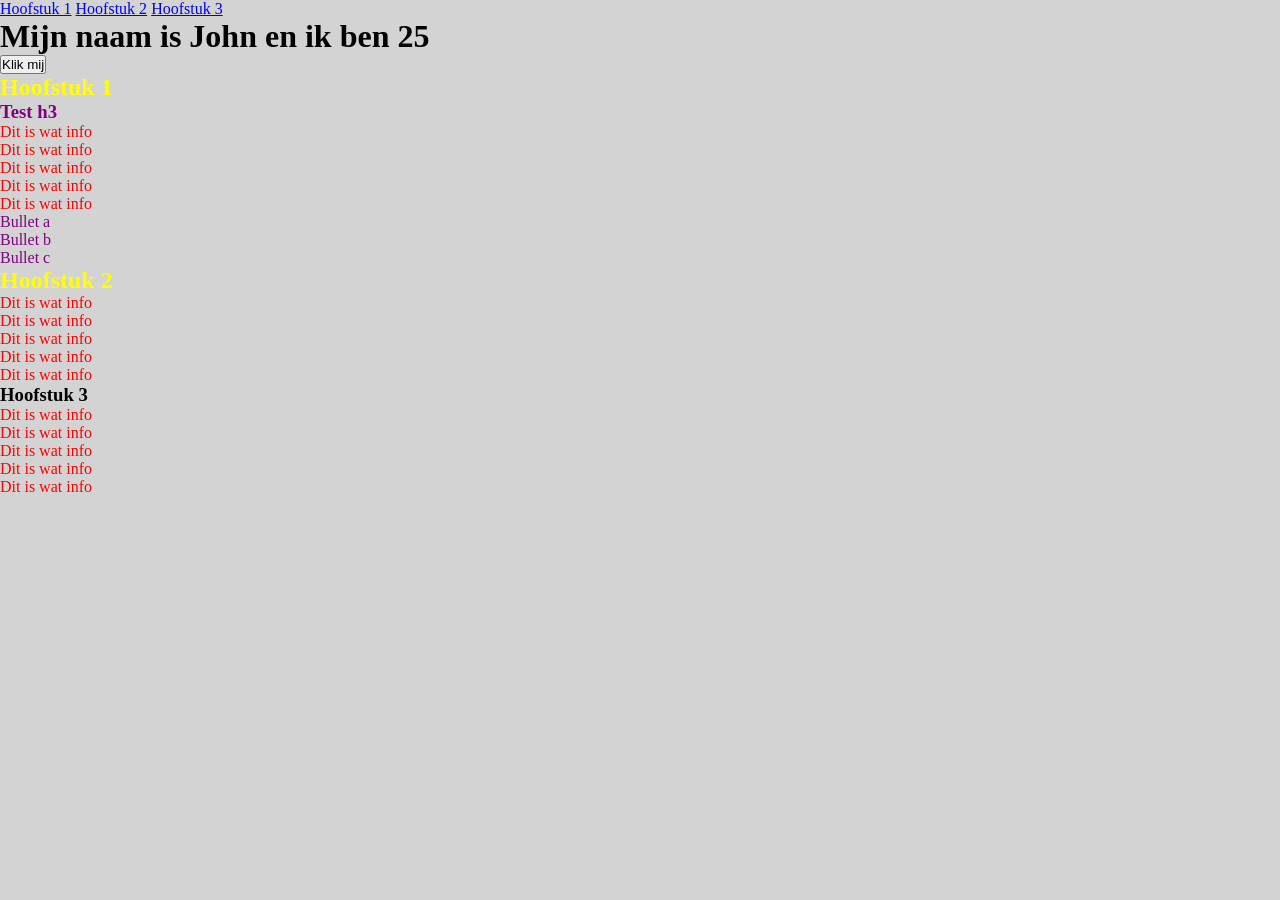
<file: index.html>
<html lang="en">

    <head>
        <link rel="stylesheet" href="style.css">

        <style>
            h2 {
                color: yellow;
            }
        </style>
    </head>

    <body id="body">

        <nav>
            <a href="#hoofstuk-1">Hoofstuk 1</a>
            <a href="#hoofstuk-2">Hoofstuk 2</a>
            <a href="#hoofstuk-3">Hoofstuk 3</a>
        </nav>

        <h1 id="title">Hoofstuk 1</h1>
        <!-- <h1 id="name"></h1> -->

        <div>
            <button onclick="sayHello()">Klik mij</button>
        </div>
        <h2>Hoofstuk 1</h2>
        <h3 class="test">Test h3</h3>

        
        <p>Dit is wat info</p>
        <p>Dit is wat info</p>
        <p>Dit is wat info</p>
        <p>Dit is wat info</p>
        <p>Dit is wat info</p>
        <ul class="test">
            <li>Bullet a</li>
            <li>Bullet b</li>
            <li>Bullet c</li>
        </ul>

        <div>
            <h2>Hoofstuk 2</h2>
            <p>Dit is wat info</p>
            <p>Dit is wat info</p>
            <p>Dit is wat info</p>
            <p>Dit is wat info</p>
            <p>Dit is wat info</p>
        </div>

        <div>
            <h3>Hoofstuk 3</h3>
            <p>Dit is wat info</p>
            <p>Dit is wat info</p>
            <p>Dit is wat info</p>
            <p>Dit is wat info</p>
            <p>Dit is wat info</p>
        </div>
    </body>

    <script src="script.js"></script>

</html>
</file>
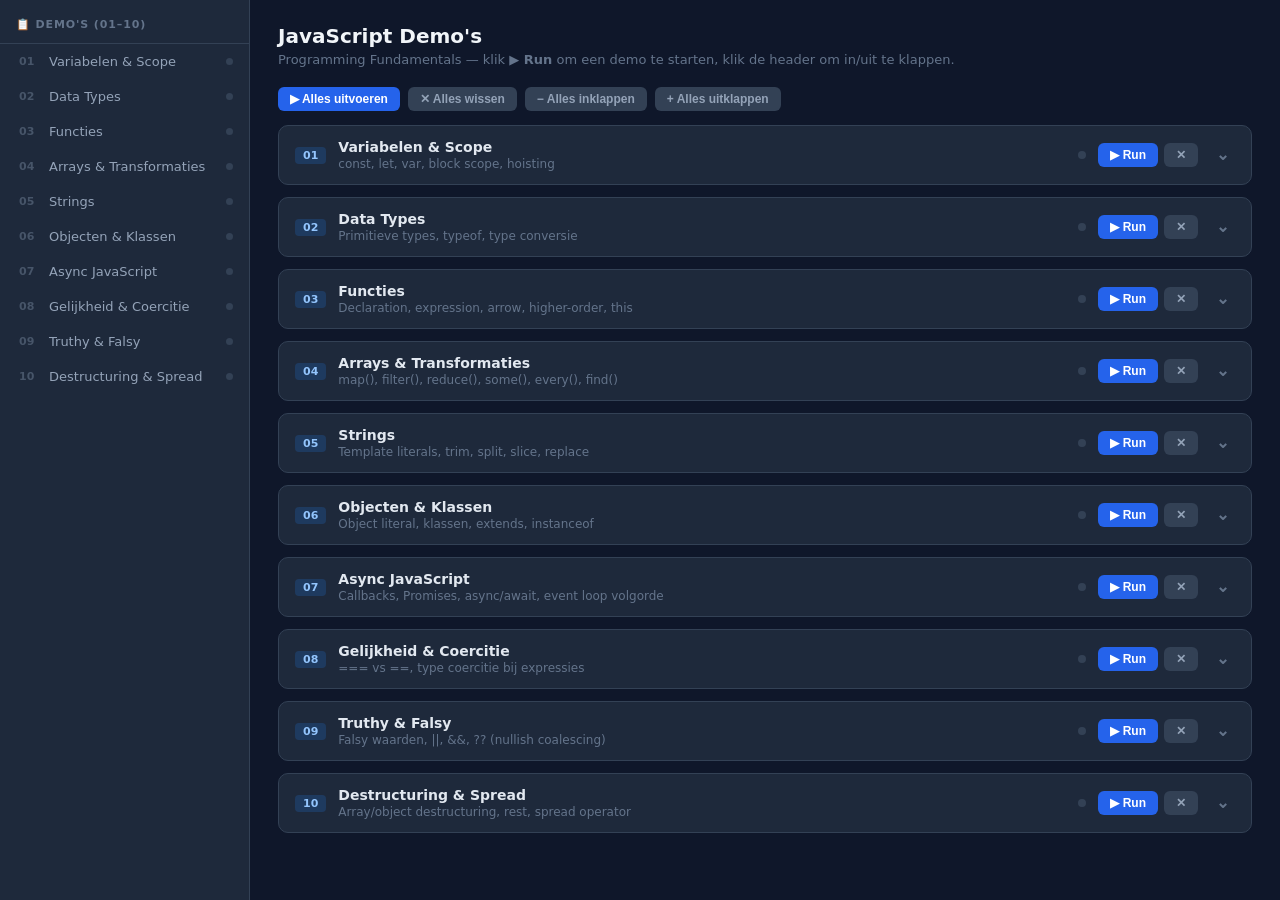
<file: demos/index.html>
<!DOCTYPE html>
<html lang="nl">
<head>
    <meta charset="UTF-8">
    <meta name="viewport" content="width=device-width, initial-scale=1.0">
    <title>JavaScript Demo's — Programming Fundamentals</title>
    <style>
        * { box-sizing: border-box; margin: 0; padding: 0; }

        body {
            font-family: system-ui, -apple-system, sans-serif;
            background: #0f172a;
            color: #e2e8f0;
            display: flex;
            height: 100vh;
            overflow: hidden;
        }

        /* ── Sidebar ── */
        aside {
            width: 250px;
            min-width: 250px;
            background: #1e293b;
            display: flex;
            flex-direction: column;
            border-right: 1px solid #334155;
            overflow-y: auto;
        }
        .sidebar-titel {
            padding: 18px 16px 12px;
            font-size: 11px;
            font-weight: 700;
            letter-spacing: 0.08em;
            text-transform: uppercase;
            color: #64748b;
            border-bottom: 1px solid #334155;
        }
        nav a {
            display: flex;
            align-items: center;
            gap: 10px;
            padding: 10px 16px;
            color: #94a3b8;
            text-decoration: none;
            font-size: 13px;
            border-left: 3px solid transparent;
            transition: all 0.12s;
        }
        nav a:hover { color: #e2e8f0; background: #273449; }
        nav a.actief { color: #60a5fa; background: #1a2d4a; border-left-color: #3b82f6; }
        .nav-nr {
            font-size: 11px;
            font-weight: 700;
            color: #475569;
            min-width: 20px;
        }
        .nav-dot {
            width: 7px; height: 7px;
            border-radius: 50%;
            background: #334155;
            margin-left: auto;
            flex-shrink: 0;
        }
        .nav-dot.gelopen { background: #22c55e; }

        /* ── Main ── */
        main {
            flex: 1;
            overflow-y: auto;
            padding: 24px 28px;
        }
        .pagina-header { margin-bottom: 20px; }
        .pagina-header h1 { font-size: 20px; font-weight: 700; color: #f1f5f9; }
        .pagina-header p  { font-size: 13px; color: #64748b; margin-top: 4px; }

        /* ── Demo sectie ── */
        .demo-sectie {
            background: #1e293b;
            border: 1px solid #334155;
            border-radius: 10px;
            margin-bottom: 12px;
            overflow: hidden;
            transition: border-color 0.15s;
        }
        .demo-sectie.actief-sectie { border-color: #3b82f6; }

        .sectie-header {
            display: flex;
            align-items: center;
            padding: 13px 16px;
            gap: 12px;
            cursor: pointer;
            user-select: none;
        }
        .sectie-header:hover { background: #253347; }

        .sectie-badge {
            font-size: 11px;
            font-weight: 700;
            color: #93c5fd;
            background: #1e3a5f;
            padding: 2px 8px;
            border-radius: 4px;
            min-width: 28px;
            text-align: center;
        }
        .sectie-info { flex: 1; min-width: 0; }
        .sectie-titel { font-size: 14px; font-weight: 600; color: #e2e8f0; }
        .sectie-sub   { font-size: 12px; color: #64748b; margin-top: 2px; }

        .sectie-acties {
            display: flex;
            align-items: center;
            gap: 6px;
        }

        .btn {
            padding: 5px 12px;
            border: none;
            border-radius: 6px;
            cursor: pointer;
            font-size: 12px;
            font-weight: 600;
            transition: all 0.12s;
            white-space: nowrap;
        }
        .btn-run  { background: #2563eb; color: #fff; }
        .btn-run:hover  { background: #1d4ed8; }
        .btn-run:active { transform: scale(0.97); }
        .btn-wis  { background: #334155; color: #94a3b8; }
        .btn-wis:hover  { background: #3f4f63; }
        .btn-pijl { background: transparent; color: #64748b; font-size: 16px; padding: 4px 6px; line-height: 1; }
        .btn-pijl:hover { color: #94a3b8; }

        .status-dot {
            width: 8px; height: 8px;
            border-radius: 50%;
            background: #334155;
            flex-shrink: 0;
        }
        .status-dot.gelopen  { background: #22c55e; }
        .status-dot.bezig    { background: #f59e0b; animation: puls 1s infinite; }

        @keyframes puls {
            0%, 100% { opacity: 1; }
            50%       { opacity: 0.3; }
        }

        /* ── Uitvoer venster ── */
        .sectie-inhoud { border-top: 1px solid #334155; }
        .sectie-inhoud.ingeklapt { display: none; }

        .uitvoer-venster {
            background: #0a0f1a;
            padding: 14px 16px;
            font-family: 'Cascadia Code', 'Fira Code', 'Consolas', monospace;
            font-size: 12.5px;
            line-height: 1.65;
            min-height: 56px;
            max-height: 380px;
            overflow-y: auto;
        }

        .log-rij { white-space: pre-wrap; word-break: break-all; }
        .log-rij.normaal { color: #a3e635; }
        .log-rij.fout    { color: #f87171; }
        .log-rij.warn    { color: #fbbf24; }
        .log-rij.systeem { color: #475569; font-style: italic; }
        .log-rij.klaar   { color: #22d3ee; font-style: italic; }

        /* ── Alles aan/uit knop ── */
        .toolbar {
            display: flex;
            gap: 8px;
            margin-bottom: 14px;
            align-items: center;
        }
        .toolbar .btn { font-size: 12px; }
    </style>
</head>
<body>

<!-- ══════════════════════ SIDEBAR ══════════════════════ -->
<aside>
    <div class="sidebar-titel">📋 Demo's (01–10)</div>
    <nav id="sidebar-nav"></nav>
</aside>

<!-- ══════════════════════ MAIN ══════════════════════ -->
<main>
    <div class="pagina-header">
        <h1>JavaScript Demo's</h1>
        <p>Programming Fundamentals — klik <strong>▶ Run</strong> om een demo te starten, klik de header om in/uit te klappen.</p>
    </div>

    <div class="toolbar">
        <button class="btn btn-run" onclick="allesUitvoeren()">▶ Alles uitvoeren</button>
        <button class="btn btn-wis" onclick="allesWissen()">✕ Alles wissen</button>
        <button class="btn btn-wis" onclick="toggleAlles(false)">− Alles inklappen</button>
        <button class="btn btn-wis" onclick="toggleAlles(true)">+ Alles uitklappen</button>
    </div>

    <div id="demo-container"></div>
</main>

<!-- ══════════════════════ SCRIPTS (referenties) ══════════════════════ -->
<script src="01-variabelen-scope.js"></script>
<script src="02-datatypes.js"></script>
<script src="03-functies.js"></script>
<script src="04-arrays.js"></script>
<script src="05-strings.js"></script>
<script src="06-objecten-klassen.js"></script>
<script src="07-async-javascript.js"></script>
<script src="08-gelijkheid-coercitie.js"></script>
<script src="09-truthy-falsy.js"></script>
<script src="10-destructuring-spread.js"></script>

<script>
// ══════════════════════════════════════════════════════
//  Demo metadata
// ══════════════════════════════════════════════════════
const demos = [
    { id: '01', titel: 'Variabelen & Scope',      sub: 'const, let, var, block scope, hoisting',              fn: 'demo01' },
    { id: '02', titel: 'Data Types',              sub: 'Primitieve types, typeof, type conversie',             fn: 'demo02' },
    { id: '03', titel: 'Functies',                sub: 'Declaration, expression, arrow, higher-order, this',   fn: 'demo03' },
    { id: '04', titel: 'Arrays & Transformaties', sub: 'map(), filter(), reduce(), some(), every(), find()',   fn: 'demo04' },
    { id: '05', titel: 'Strings',                 sub: 'Template literals, trim, split, slice, replace',       fn: 'demo05' },
    { id: '06', titel: 'Objecten & Klassen',      sub: 'Object literal, klassen, extends, instanceof',        fn: 'demo06' },
    { id: '07', titel: 'Async JavaScript',        sub: 'Callbacks, Promises, async/await, event loop volgorde', fn: 'demo07' },
    { id: '08', titel: 'Gelijkheid & Coercitie',  sub: '=== vs ==, type coercitie bij expressies',            fn: 'demo08' },
    { id: '09', titel: 'Truthy & Falsy',           sub: 'Falsy waarden, ||, &&, ?? (nullish coalescing)',      fn: 'demo09' },
    { id: '10', titel: 'Destructuring & Spread',  sub: 'Array/object destructuring, rest, spread operator',   fn: 'demo10' },
];

// ══════════════════════════════════════════════════════
//  Console interceptor
// ══════════════════════════════════════════════════════
let huidigeDemoId = null;

const _origLog   = console.log.bind(console);
const _origError = console.error.bind(console);
const _origWarn  = console.warn.bind(console);

function formateerArgs(args) {
    return args.map(a => {
        if (a === null)      return 'null';
        if (a === undefined) return 'undefined';
        if (typeof a === 'object') {
            try { return JSON.stringify(a); } catch { return String(a); }
        }
        return String(a);
    }).join(' ');
}

function voegLogToe(demoId, tekst, type) {
    const venster = document.getElementById('uitvoer-' + demoId);
    if (!venster) return;
    const rij = document.createElement('div');
    rij.className = 'log-rij ' + type;
    rij.textContent = tekst;
    venster.appendChild(rij);
    venster.scrollTop = venster.scrollHeight;
}

console.log = function(...args) {
    _origLog(...args);
    if (huidigeDemoId) voegLogToe(huidigeDemoId, formateerArgs(args), 'normaal');
};
console.error = function(...args) {
    _origError(...args);
    if (huidigeDemoId) voegLogToe(huidigeDemoId, '❌ ' + formateerArgs(args), 'fout');
};
console.warn = function(...args) {
    _origWarn(...args);
    if (huidigeDemoId) voegLogToe(huidigeDemoId, '⚠️ ' + formateerArgs(args), 'warn');
};

// ══════════════════════════════════════════════════════
//  UI functies
// ══════════════════════════════════════════════════════
function voerDemoUit(id) {
    const fn = window[demos.find(d => d.id === id).fn];
    if (!fn) {
        voegLogToe(id, '❌ Demo functie niet gevonden.', 'fout');
        return;
    }

    huidigeDemoId = id;

    // Sectie open zetten als hij ingeklapt is
    const inhoud = document.getElementById('inhoud-' + id);
    if (inhoud) inhoud.classList.remove('ingeklapt');

    // Status: bezig
    const dot    = document.getElementById('dot-'    + id);
    const navDot = document.getElementById('navdot-' + id);
    const sectie = document.getElementById('sectie-' + id);
    if (dot)    dot.className    = 'status-dot bezig';
    if (sectie) sectie.classList.add('actief-sectie');

    voegLogToe(id, '▶ Demo ' + id + ' gestart...', 'systeem');

    try {
        fn();
        voegLogToe(id, '✓ Synchrone code klaar  (async callbacks kunnen nog volgen)', 'klaar');
    } catch (e) {
        voegLogToe(id, '❌ Fout: ' + e.message, 'fout');
        _origError('Demo ' + id + ' fout:', e);
    }

    // Na 2.5 sec: status groen (async klaar)
    setTimeout(() => {
        if (dot)    dot.className    = 'status-dot gelopen';
        if (navDot) navDot.className = 'nav-dot gelopen';
        if (sectie) sectie.classList.remove('actief-sectie');
        markeerNavActief(id);
    }, 2500);
}

function wisUitvoer(id) {
    const venster = document.getElementById('uitvoer-' + id);
    if (venster) venster.innerHTML = '<div class="log-rij systeem">Klik ▶ Run om de demo te starten...</div>';
    const dot = document.getElementById('dot-' + id);
    if (dot) dot.className = 'status-dot';
    const navDot = document.getElementById('navdot-' + id);
    if (navDot) navDot.className = 'nav-dot';
}

function toggleSectie(id) {
    const inhoud = document.getElementById('inhoud-' + id);
    const pijl   = document.getElementById('pijl-'   + id);
    if (!inhoud) return;
    const ingeklapt = inhoud.classList.toggle('ingeklapt');
    if (pijl) pijl.textContent = ingeklapt ? '›' : '⌄';
}

function toggleAlles(uitklappen) {
    demos.forEach(d => {
        const inhoud = document.getElementById('inhoud-' + d.id);
        const pijl   = document.getElementById('pijl-'   + d.id);
        if (!inhoud) return;
        if (uitklappen) {
            inhoud.classList.remove('ingeklapt');
            if (pijl) pijl.textContent = '⌄';
        } else {
            inhoud.classList.add('ingeklapt');
            if (pijl) pijl.textContent = '›';
        }
    });
}

function allesUitvoeren() {
    demos.forEach((d, i) => {
        setTimeout(() => voerDemoUit(d.id), i * 120);
    });
}

function allesWissen() {
    demos.forEach(d => wisUitvoer(d.id));
}

function markeerNavActief(id) {
    document.querySelectorAll('#sidebar-nav a').forEach(a => a.classList.remove('actief'));
    const link = document.getElementById('navlink-' + id);
    if (link) link.classList.add('actief');
}

// ══════════════════════════════════════════════════════
//  DOM opbouwen
// ══════════════════════════════════════════════════════
const nav       = document.getElementById('sidebar-nav');
const container = document.getElementById('demo-container');

demos.forEach(demo => {
    // Sidebar link
    const a = document.createElement('a');
    a.id   = 'navlink-' + demo.id;
    a.href = '#sectie-' + demo.id;
    a.innerHTML = `
        <span class="nav-nr">${demo.id}</span>
        <span>${demo.titel}</span>
        <span class="nav-dot" id="navdot-${demo.id}"></span>
    `;
    a.addEventListener('click', e => {
        e.preventDefault();
        document.getElementById('sectie-' + demo.id)?.scrollIntoView({ behavior: 'smooth', block: 'start' });
        markeerNavActief(demo.id);
        // open de sectie als hij ingeklapt is
        const inhoud = document.getElementById('inhoud-' + demo.id);
        if (inhoud?.classList.contains('ingeklapt')) toggleSectie(demo.id);
    });
    nav.appendChild(a);

    // Demo sectie
    const sectie = document.createElement('section');
    sectie.className = 'demo-sectie';
    sectie.id = 'sectie-' + demo.id;
    sectie.innerHTML = `
        <div class="sectie-header" onclick="toggleSectie('${demo.id}')">
            <span class="sectie-badge">${demo.id}</span>
            <div class="sectie-info">
                <div class="sectie-titel">${demo.titel}</div>
                <div class="sectie-sub">${demo.sub}</div>
            </div>
            <span class="status-dot" id="dot-${demo.id}"></span>
            <div class="sectie-acties" onclick="event.stopPropagation()">
                <button class="btn btn-run"  onclick="voerDemoUit('${demo.id}')">▶ Run</button>
                <button class="btn btn-wis"  onclick="wisUitvoer('${demo.id}')">✕</button>
            </div>
            <button class="btn btn-pijl" id="pijl-${demo.id}" onclick="event.stopPropagation(); toggleSectie('${demo.id}')">⌄</button>
        </div>
        <div class="sectie-inhoud ingeklapt" id="inhoud-${demo.id}">
            <div class="uitvoer-venster" id="uitvoer-${demo.id}">
                <div class="log-rij systeem">Klik ▶ Run om de demo te starten...</div>
            </div>
        </div>
    `;
    container.appendChild(sectie);
});
</script>
</body>
</html>
</file>
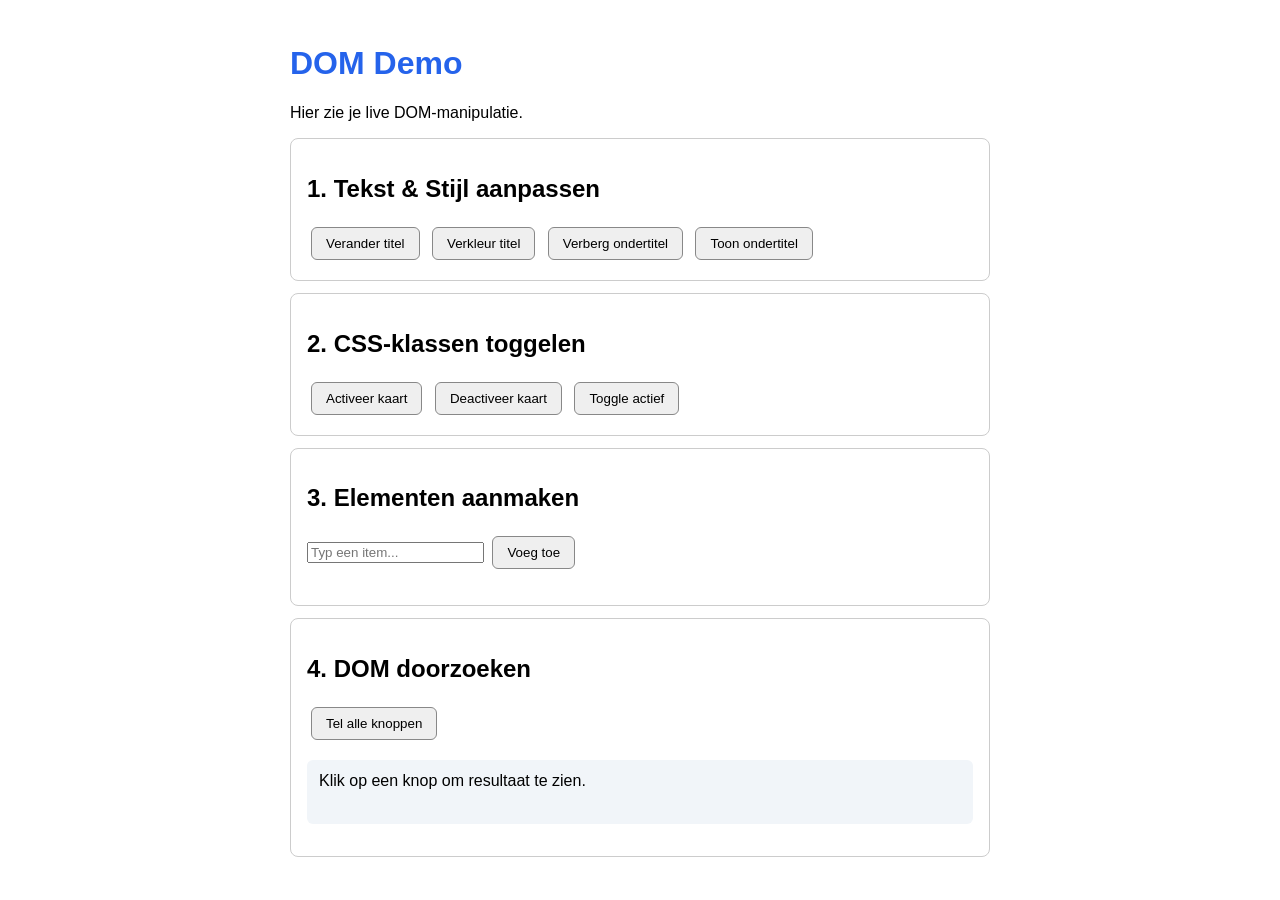
<file: demos/11-dom/demo-dom.html>
<!DOCTYPE html>
<html lang="nl">
<head>
    <meta charset="UTF-8">
    <meta name="viewport" content="width=device-width, initial-scale=1.0">
    <title>Demo 11 — DOM Manipulatie</title>
    <style>
        body { font-family: sans-serif; padding: 24px; max-width: 700px; margin: 0 auto; }
        h1 { color: #2563eb; }
        .kaart { border: 1px solid #ccc; border-radius: 8px; padding: 16px; margin: 12px 0; }
        .actief { background-color: #dbeafe; border-color: #2563eb; }
        .verborgen { display: none; }
        #uitvoer { background: #f1f5f9; padding: 12px; border-radius: 6px; min-height: 40px; }
        button { margin: 4px; padding: 8px 14px; cursor: pointer; border-radius: 6px; border: 1px solid #888; }
        ul#dynamischeLijst { list-style: disc; padding-left: 24px; }
    </style>
</head>
<body>

    <h1 id="hoofdTitel">DOM Demo</h1>
    <p id="ondertitel">Hier zie je live DOM-manipulatie.</p>

    <section class="kaart">
        <h2>1. Tekst & Stijl aanpassen</h2>
        <button onclick="veranderTitel()">Verander titel</button>
        <button onclick="verkleurTitel()">Verkleur titel</button>
        <button onclick="verbergOndertitel()">Verberg ondertitel</button>
        <button onclick="toonOndertitel()">Toon ondertitel</button>
    </section>

    <section class="kaart" id="kaartKlasse">
        <h2>2. CSS-klassen toggelen</h2>
        <button onclick="activeerKaart()">Activeer kaart</button>
        <button onclick="deactiveerKaart()">Deactiveer kaart</button>
        <button onclick="toggleKaart()">Toggle actief</button>
    </section>

    <section class="kaart">
        <h2>3. Elementen aanmaken</h2>
        <input type="text" id="invoerVak" placeholder="Typ een item...">
        <button onclick="voegItemToe()">Voeg toe</button>
        <ul id="dynamischeLijst"></ul>
    </section>

    <section class="kaart">
        <h2>4. DOM doorzoeken</h2>
        <button onclick="zoekAlleKnoppen()">Tel alle knoppen</button>
        <p id="uitvoer">Klik op een knop om resultaat te zien.</p>
    </section>

    <script src="demo-dom.js"></script>
</body>
</html>
</file>
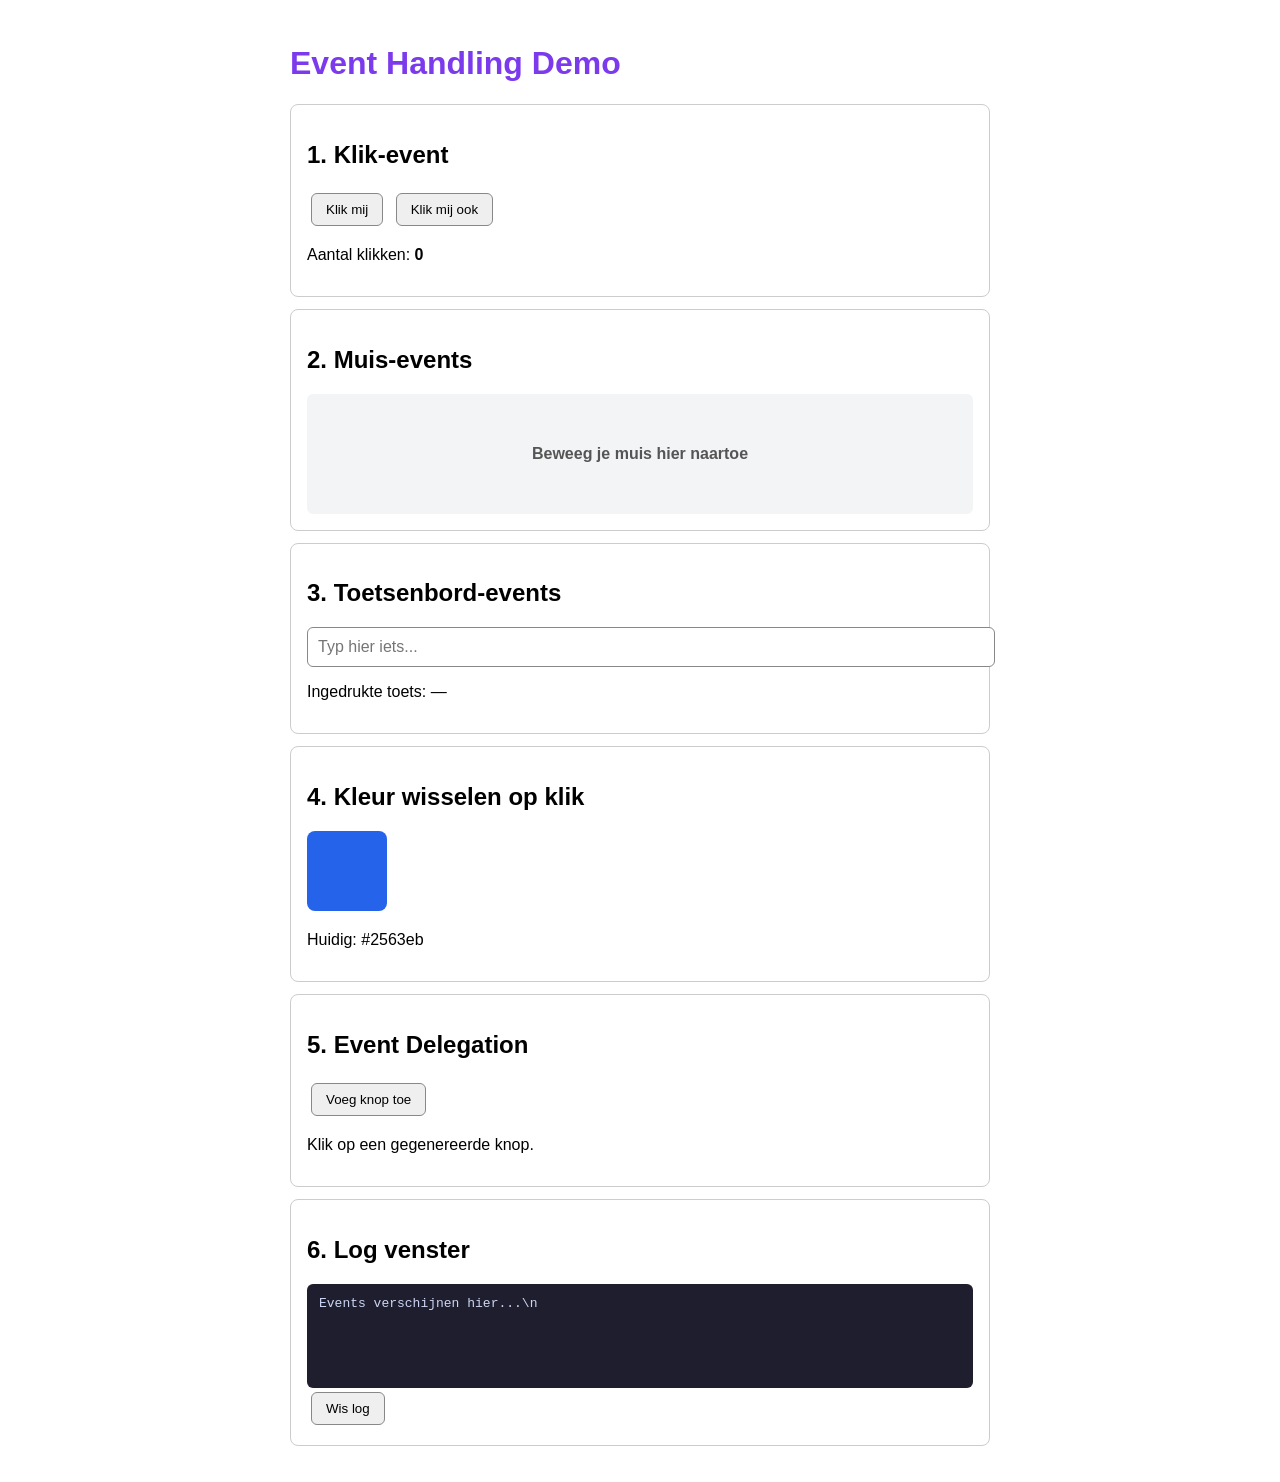
<file: demos/12-events/demo-events.html>
<!DOCTYPE html>
<html lang="nl">
<head>
    <meta charset="UTF-8">
    <meta name="viewport" content="width=device-width, initial-scale=1.0">
    <title>Demo 12 — Event Handling</title>
    <style>
        body { font-family: sans-serif; padding: 24px; max-width: 700px; margin: 0 auto; }
        h1 { color: #7c3aed; }
        section { border: 1px solid #ccc; border-radius: 8px; padding: 16px; margin: 12px 0; }
        button { margin: 4px; padding: 8px 14px; cursor: pointer; border-radius: 6px; border: 1px solid #888; }
        #muisVak {
            width: 100%; height: 120px; background: #f3f4f6; border-radius: 6px;
            display: flex; align-items: center; justify-content: center;
            font-weight: bold; color: #555; user-select: none;
        }
        #muisVak.hover { background: #ddd6fe; color: #7c3aed; }
        #logVenster {
            background: #1e1e2e; color: #cdd6f4; padding: 12px; border-radius: 6px;
            font-family: monospace; font-size: 13px; min-height: 80px; max-height: 200px;
            overflow-y: auto; white-space: pre-wrap;
        }
        #toetsVak { width: 100%; padding: 10px; font-size: 16px; border-radius: 6px; border: 1px solid #888; }
        #kleurBlok { width: 80px; height: 80px; background: #2563eb; border-radius: 8px; cursor: pointer; display: inline-block; }
    </style>
</head>
<body>

    <h1>Event Handling Demo</h1>

    <section>
        <h2>1. Klik-event</h2>
        <button id="knopEen">Klik mij</button>
        <button id="knopTwee">Klik mij ook</button>
        <p>Aantal klikken: <strong id="tellerWeergave">0</strong></p>
    </section>

    <section>
        <h2>2. Muis-events</h2>
        <div id="muisVak">Beweeg je muis hier naartoe</div>
    </section>

    <section>
        <h2>3. Toetsenbord-events</h2>
        <input type="text" id="toetsVak" placeholder="Typ hier iets...">
        <p id="toetsInfo">Ingedrukte toets: —</p>
    </section>

    <section>
        <h2>4. Kleur wisselen op klik</h2>
        <div id="kleurBlok"></div>
        <p id="kleurInfo">Huidig: #2563eb</p>
    </section>

    <section>
        <h2>5. Event Delegation</h2>
        <button id="voegKnopToe">Voeg knop toe</button>
        <div id="knoppenContainer" style="margin-top:8px;"></div>
        <p id="delegatieInfo">Klik op een gegenereerde knop.</p>
    </section>

    <section>
        <h2>6. Log venster</h2>
        <div id="logVenster">Events verschijnen hier...\n</div>
        <button onclick="clearLog()">Wis log</button>
    </section>

    <script src="demo-events.js"></script>
</body>
</html>
</file>
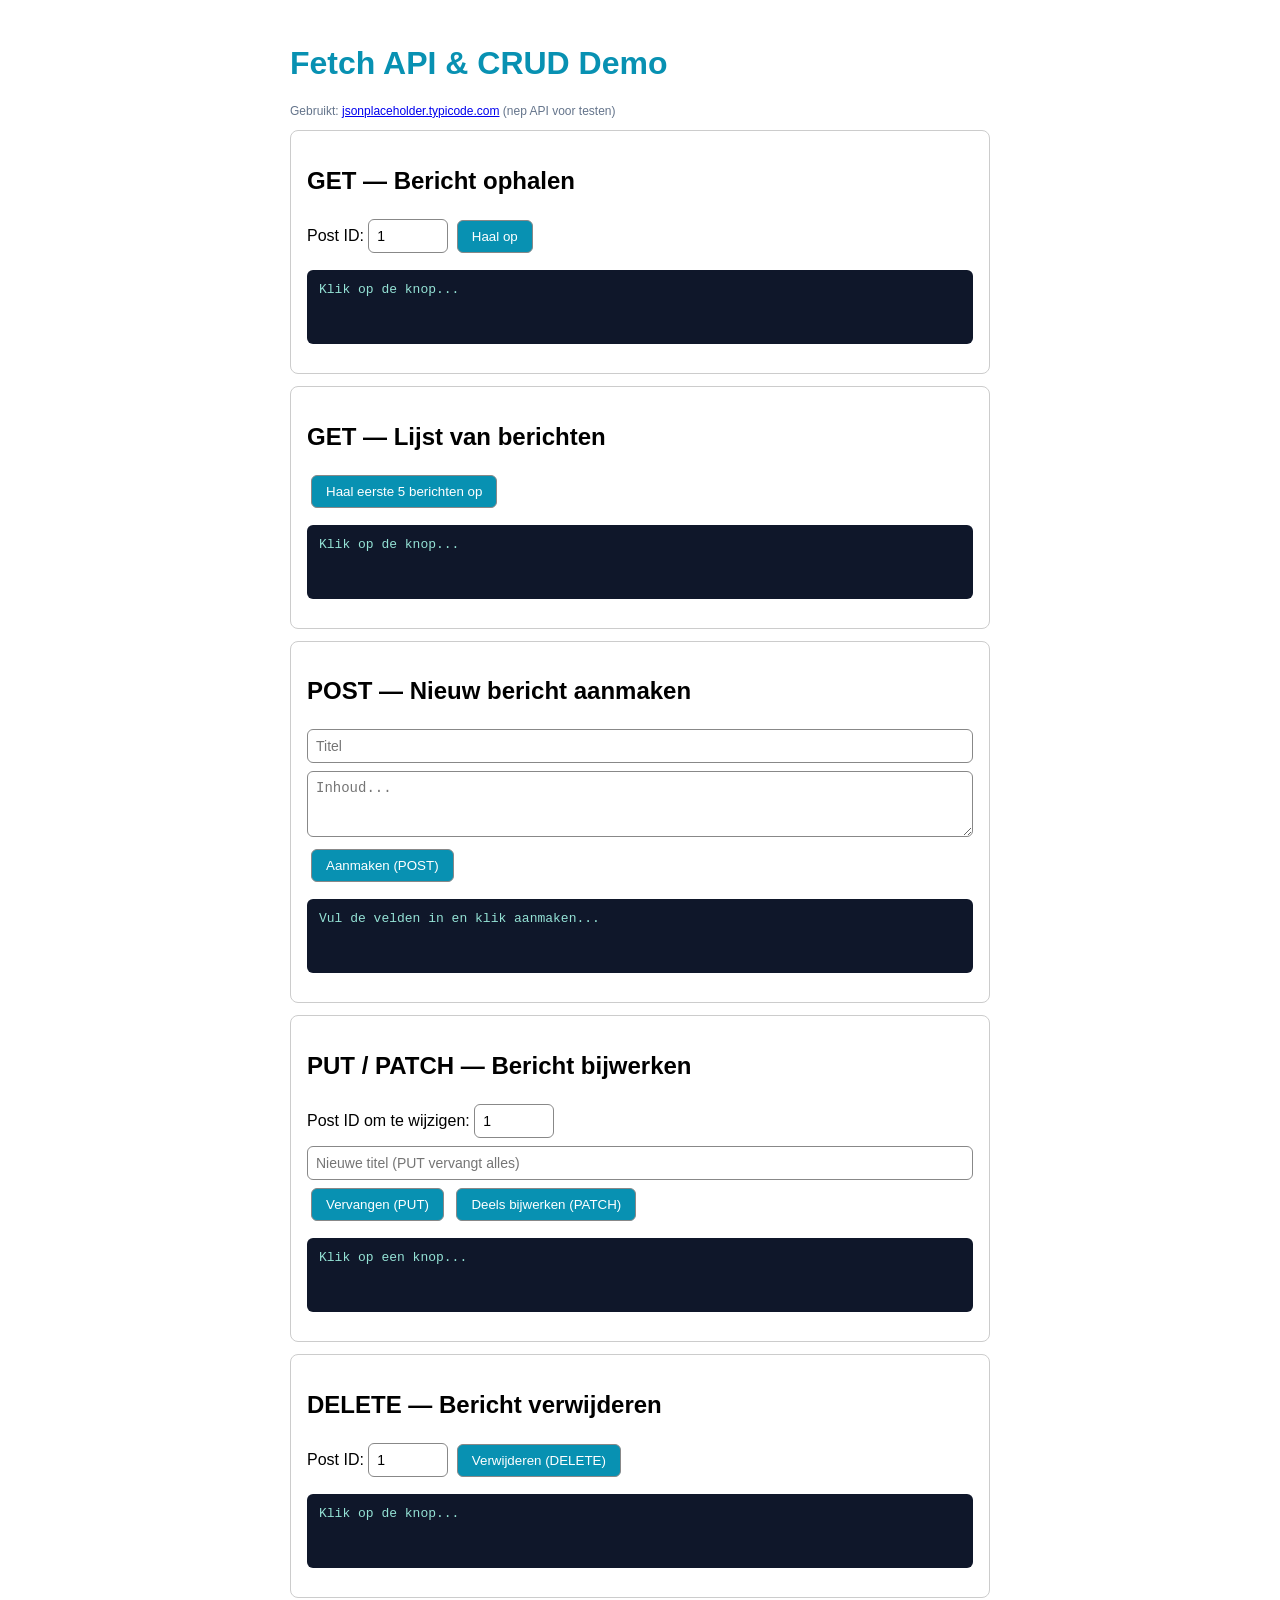
<file: demos/13-fetch/demo-fetch.html>
<!DOCTYPE html>
<html lang="nl">
<head>
    <meta charset="UTF-8">
    <meta name="viewport" content="width=device-width, initial-scale=1.0">
    <title>Demo 13 — Fetch API & CRUD</title>
    <style>
        body { font-family: sans-serif; padding: 24px; max-width: 700px; margin: 0 auto; }
        h1 { color: #0891b2; }
        section { border: 1px solid #ccc; border-radius: 8px; padding: 16px; margin: 12px 0; }
        button { margin: 4px; padding: 8px 14px; cursor: pointer; border-radius: 6px; border: 1px solid #888; background: #0891b2; color: white; }
        button:hover { background: #0e7490; }
        pre {
            background: #0f172a; color: #94e2d5; padding: 12px; border-radius: 6px;
            overflow-x: auto; font-size: 13px; min-height: 50px; white-space: pre-wrap;
        }
        input, textarea {
            width: 100%; padding: 8px; margin: 4px 0; border-radius: 6px;
            border: 1px solid #888; font-size: 14px; box-sizing: border-box;
        }
        .status { font-size: 12px; color: #64748b; }
    </style>
</head>
<body>

    <h1>Fetch API & CRUD Demo</h1>
    <p class="status">Gebruikt: <a href="https://jsonplaceholder.typicode.com" target="_blank">jsonplaceholder.typicode.com</a> (nep API voor testen)</p>

    <section>
        <h2>GET — Bericht ophalen</h2>
        <label>Post ID: <input type="number" id="getPostId" value="1" min="1" max="100" style="width:80px"></label>
        <button onclick="haalBerichtOp()">Haal op</button>
        <pre id="getResultaat">Klik op de knop...</pre>
    </section>

    <section>
        <h2>GET — Lijst van berichten</h2>
        <button onclick="haalLijstOp()">Haal eerste 5 berichten op</button>
        <pre id="lijstResultaat">Klik op de knop...</pre>
    </section>

    <section>
        <h2>POST — Nieuw bericht aanmaken</h2>
        <input type="text" id="nieuweTitel" placeholder="Titel">
        <textarea id="nieuweInhoud" rows="3" placeholder="Inhoud..."></textarea>
        <button onclick="maakBerichtAan()">Aanmaken (POST)</button>
        <pre id="postResultaat">Vul de velden in en klik aanmaken...</pre>
    </section>

    <section>
        <h2>PUT / PATCH — Bericht bijwerken</h2>
        <label>Post ID om te wijzigen: <input type="number" id="updatePostId" value="1" min="1" max="100" style="width:80px"></label>
        <input type="text" id="updatedTitel" placeholder="Nieuwe titel (PUT vervangt alles)">
        <button onclick="vervangBericht()">Vervangen (PUT)</button>
        <button onclick="patchBericht()">Deels bijwerken (PATCH)</button>
        <pre id="updateResultaat">Klik op een knop...</pre>
    </section>

    <section>
        <h2>DELETE — Bericht verwijderen</h2>
        <label>Post ID: <input type="number" id="deletePostId" value="1" min="1" max="100" style="width:80px"></label>
        <button onclick="verwijderBericht()">Verwijderen (DELETE)</button>
        <pre id="deleteResultaat">Klik op de knop...</pre>
    </section>

    <script src="demo-fetch.js"></script>
</body>
</html>
</file>
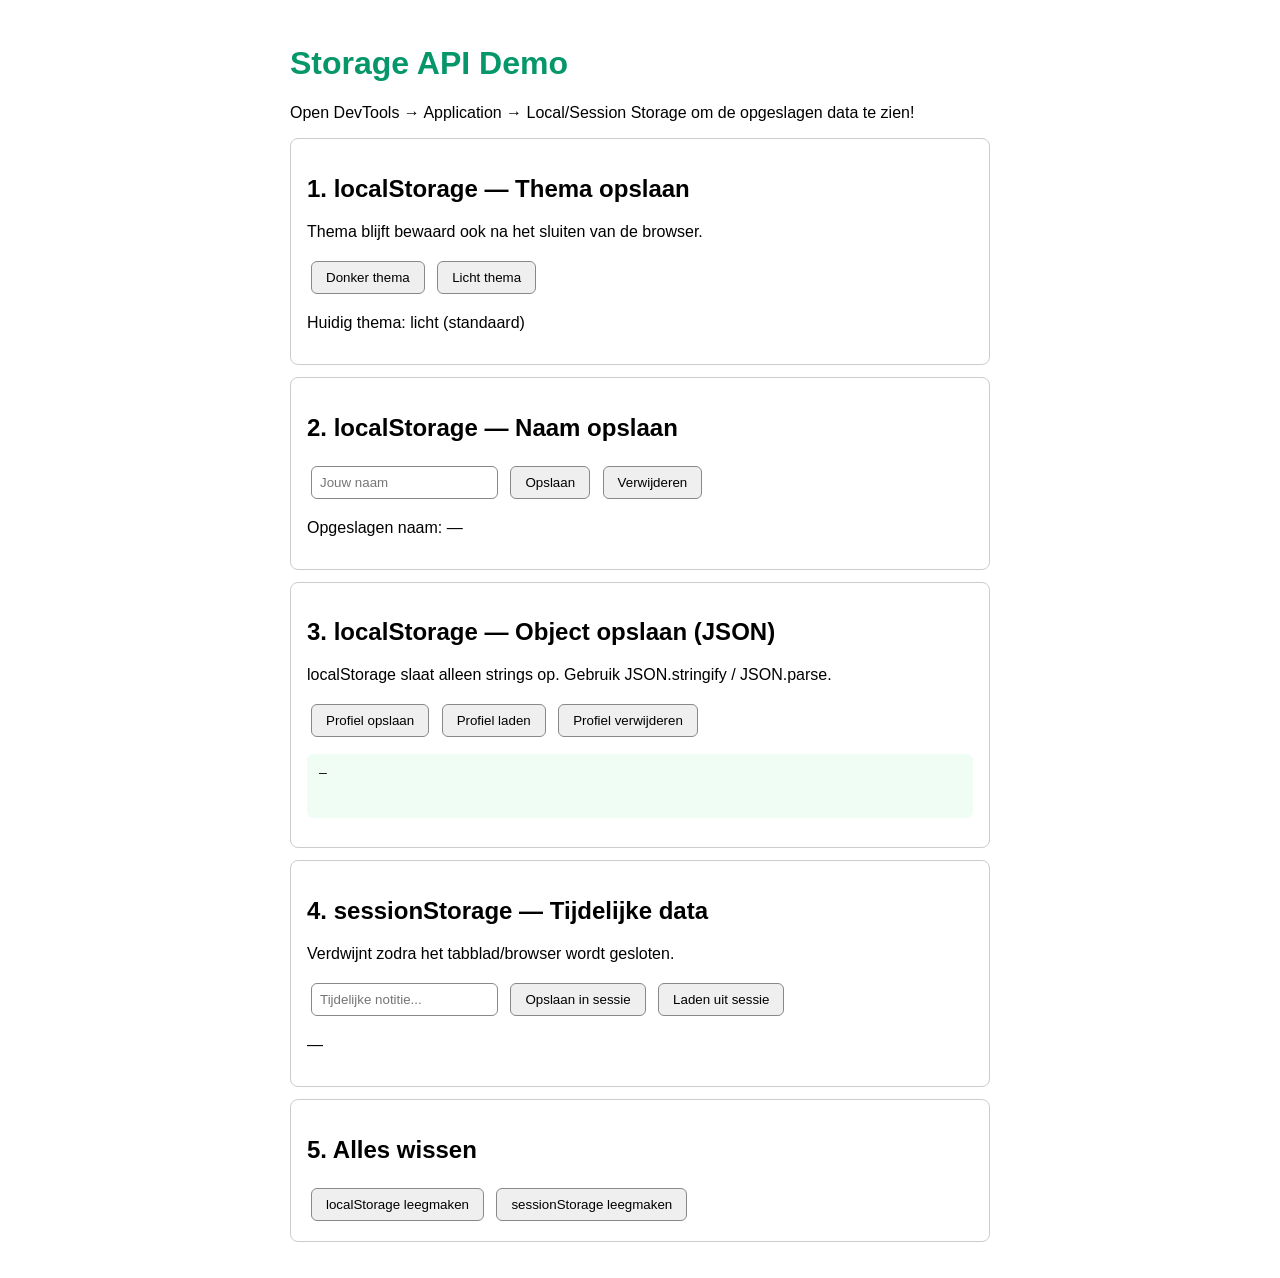
<file: demos/14-storage/demo-storage.html>
<!DOCTYPE html>
<html lang="nl">
<head>
    <meta charset="UTF-8">
    <meta name="viewport" content="width=device-width, initial-scale=1.0">
    <title>Demo 14 — Storage APIs</title>
    <style>
        body { font-family: sans-serif; padding: 24px; max-width: 700px; margin: 0 auto; }
        h1 { color: #059669; }
        section { border: 1px solid #ccc; border-radius: 8px; padding: 16px; margin: 12px 0; }
        button { margin: 4px; padding: 8px 14px; cursor: pointer; border-radius: 6px; border: 1px solid #888; }
        input { padding: 8px; border-radius: 6px; border: 1px solid #888; margin: 4px; }
        pre { background: #f0fdf4; padding: 12px; border-radius: 6px; font-size: 13px; min-height: 40px; white-space: pre-wrap; }
        .thema-donker { background: #1e293b; color: #f8fafc; }
        .thema-donker section { border-color: #475569; }
        .thema-donker h1 { color: #34d399; }
    </style>
</head>
<body id="pagina">

    <h1>Storage API Demo</h1>
    <p>Open DevTools → Application → Local/Session Storage om de opgeslagen data te zien!</p>

    <section>
        <h2>1. localStorage — Thema opslaan</h2>
        <p>Thema blijft bewaard ook na het sluiten van de browser.</p>
        <button onclick="stelThemaIn('donker')">Donker thema</button>
        <button onclick="stelThemaIn('licht')">Licht thema</button>
        <p id="themaInfo">Huidig thema: laden...</p>
    </section>

    <section>
        <h2>2. localStorage — Naam opslaan</h2>
        <input type="text" id="naamInvoer" placeholder="Jouw naam">
        <button onclick="slaaNaamOp()">Opslaan</button>
        <button onclick="verwijderNaam()">Verwijderen</button>
        <p id="naamInfo">Opgeslagen naam: —</p>
    </section>

    <section>
        <h2>3. localStorage — Object opslaan (JSON)</h2>
        <p>localStorage slaat alleen strings op. Gebruik JSON.stringify / JSON.parse.</p>
        <button onclick="slaaProfielOp()">Profiel opslaan</button>
        <button onclick="laadProfiel()">Profiel laden</button>
        <button onclick="verwijderProfiel()">Profiel verwijderen</button>
        <pre id="profielInfo">—</pre>
    </section>

    <section>
        <h2>4. sessionStorage — Tijdelijke data</h2>
        <p>Verdwijnt zodra het tabblad/browser wordt gesloten.</p>
        <input type="text" id="sessieInvoer" placeholder="Tijdelijke notitie...">
        <button onclick="slaaSessieOp()">Opslaan in sessie</button>
        <button onclick="laadSessie()">Laden uit sessie</button>
        <p id="sessieInfo">—</p>
    </section>

    <section>
        <h2>5. Alles wissen</h2>
        <button onclick="wisAlles()">localStorage leegmaken</button>
        <button onclick="wisSessie()">sessionStorage leegmaken</button>
    </section>

    <script src="demo-storage.js"></script>
</body>
</html>
</file>
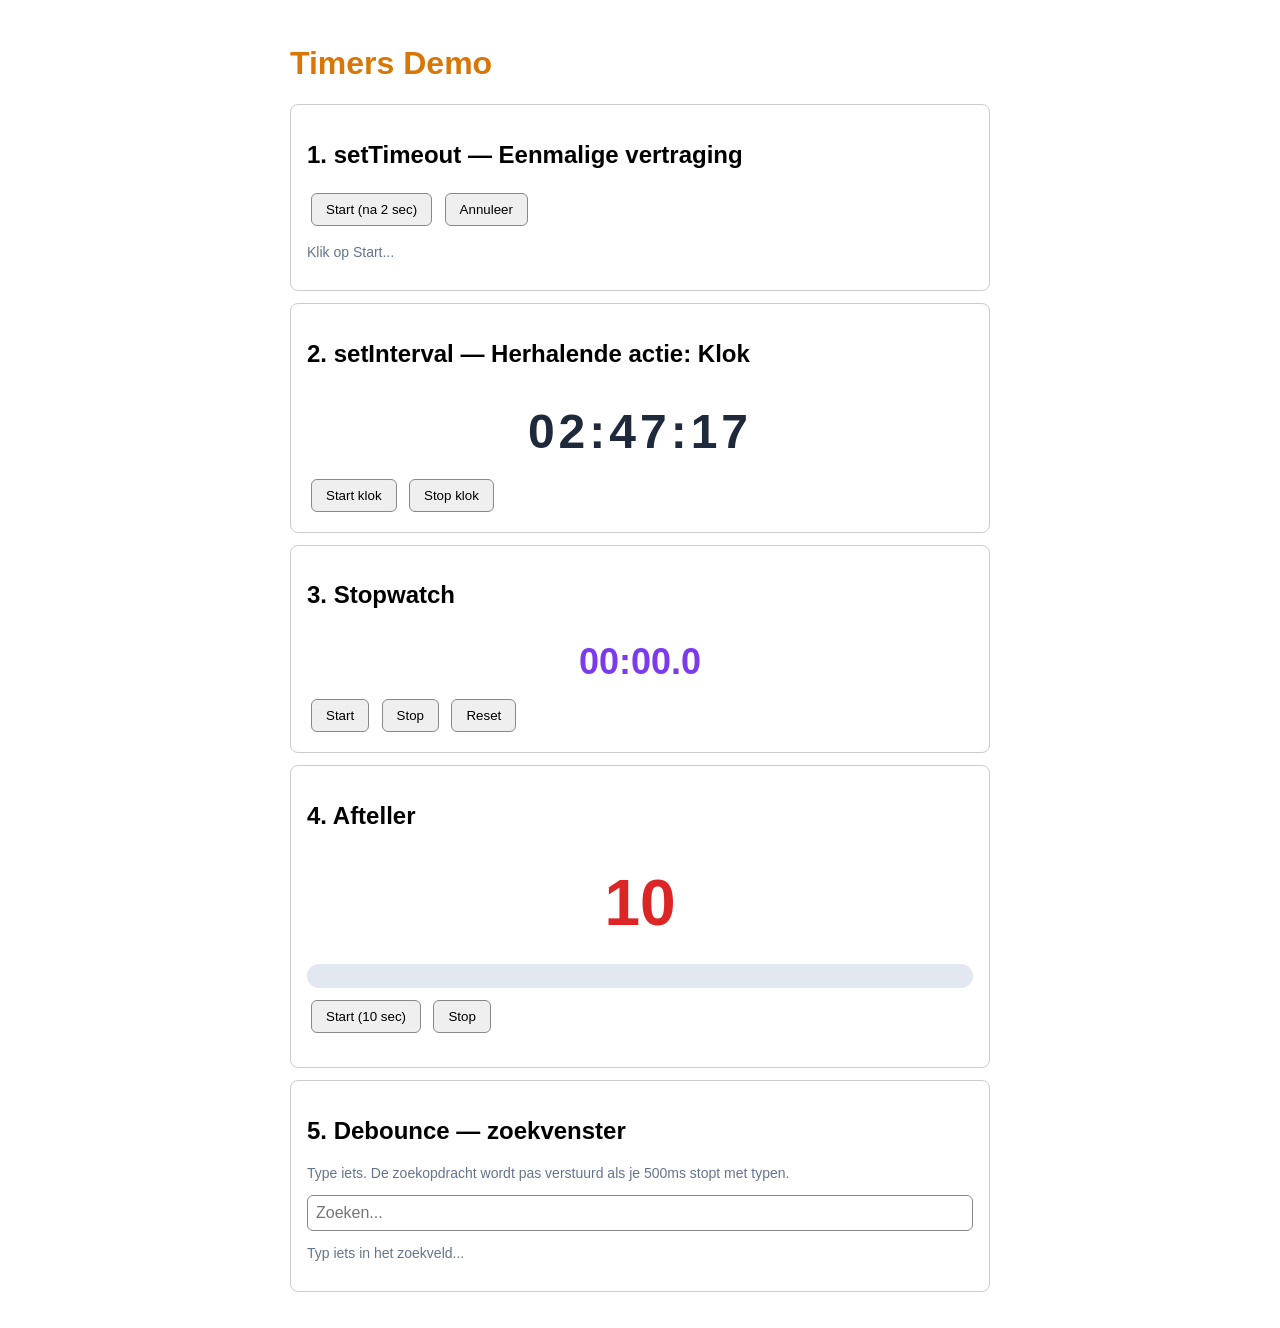
<file: demos/15-timers/demo-timers.html>
<!DOCTYPE html>
<html lang="nl">
<head>
    <meta charset="UTF-8">
    <meta name="viewport" content="width=device-width, initial-scale=1.0">
    <title>Demo 15 — Timers</title>
    <style>
        body { font-family: sans-serif; padding: 24px; max-width: 700px; margin: 0 auto; }
        h1 { color: #d97706; }
        section { border: 1px solid #ccc; border-radius: 8px; padding: 16px; margin: 12px 0; }
        button { margin: 4px; padding: 8px 14px; cursor: pointer; border-radius: 6px; border: 1px solid #888; }
        #klok { font-size: 48px; font-weight: bold; letter-spacing: 4px; color: #1e293b; text-align: center; padding: 16px; }
        #stopwatch { font-size: 36px; font-weight: bold; text-align: center; color: #7c3aed; padding: 12px; }
        #afteller { font-size: 64px; font-weight: bold; text-align: center; color: #dc2626; padding: 16px; }
        #voortgangBalk {
            height: 24px; background: #e2e8f0; border-radius: 12px; overflow: hidden; margin: 8px 0;
        }
        #voortgang { height: 100%; background: #f59e0b; width: 0%; transition: width 0.1s; border-radius: 12px; }
        .info { color: #64748b; font-size: 14px; }
    </style>
</head>
<body>

    <h1>Timers Demo</h1>

    <section>
        <h2>1. setTimeout — Eenmalige vertraging</h2>
        <button onclick="startTimeout()">Start (na 2 sec)</button>
        <button onclick="annuleerTimeout()">Annuleer</button>
        <p id="timeoutInfo" class="info">Klik op Start...</p>
    </section>

    <section>
        <h2>2. setInterval — Herhalende actie: Klok</h2>
        <div id="klok">--:--:--</div>
        <button onclick="startKlok()">Start klok</button>
        <button onclick="stopKlok()">Stop klok</button>
    </section>

    <section>
        <h2>3. Stopwatch</h2>
        <div id="stopwatch">00:00.0</div>
        <button onclick="startStopwatch()">Start</button>
        <button onclick="stopStopwatch()">Stop</button>
        <button onclick="resetStopwatch()">Reset</button>
    </section>

    <section>
        <h2>4. Afteller</h2>
        <div id="afteller">10</div>
        <div id="voortgangBalk"><div id="voortgang"></div></div>
        <button onclick="startAfteller(10)">Start (10 sec)</button>
        <button onclick="stopAfteller()">Stop</button>
        <p id="aftellInfo" class="info"></p>
    </section>

    <section>
        <h2>5. Debounce — zoekvenster</h2>
        <p class="info">Type iets. De zoekopdracht wordt pas verstuurd als je 500ms stopt met typen.</p>
        <input type="text" id="zoekVak" placeholder="Zoeken..." style="width:100%;padding:8px;border-radius:6px;border:1px solid #888;font-size:16px;box-sizing:border-box;">
        <p id="zoekInfo" class="info">Typ iets in het zoekveld...</p>
    </section>

    <script src="demo-timers.js"></script>
</body>
</html>
</file>
<file: style.css>
* {
    margin: 0;
    padding: 0;
}

p {
    color: red;
}

.test {
    color: purple;
}

#body {
    background-color: lightgray;
}

/* div p {
    color: lawngreen;
} */
</file>
